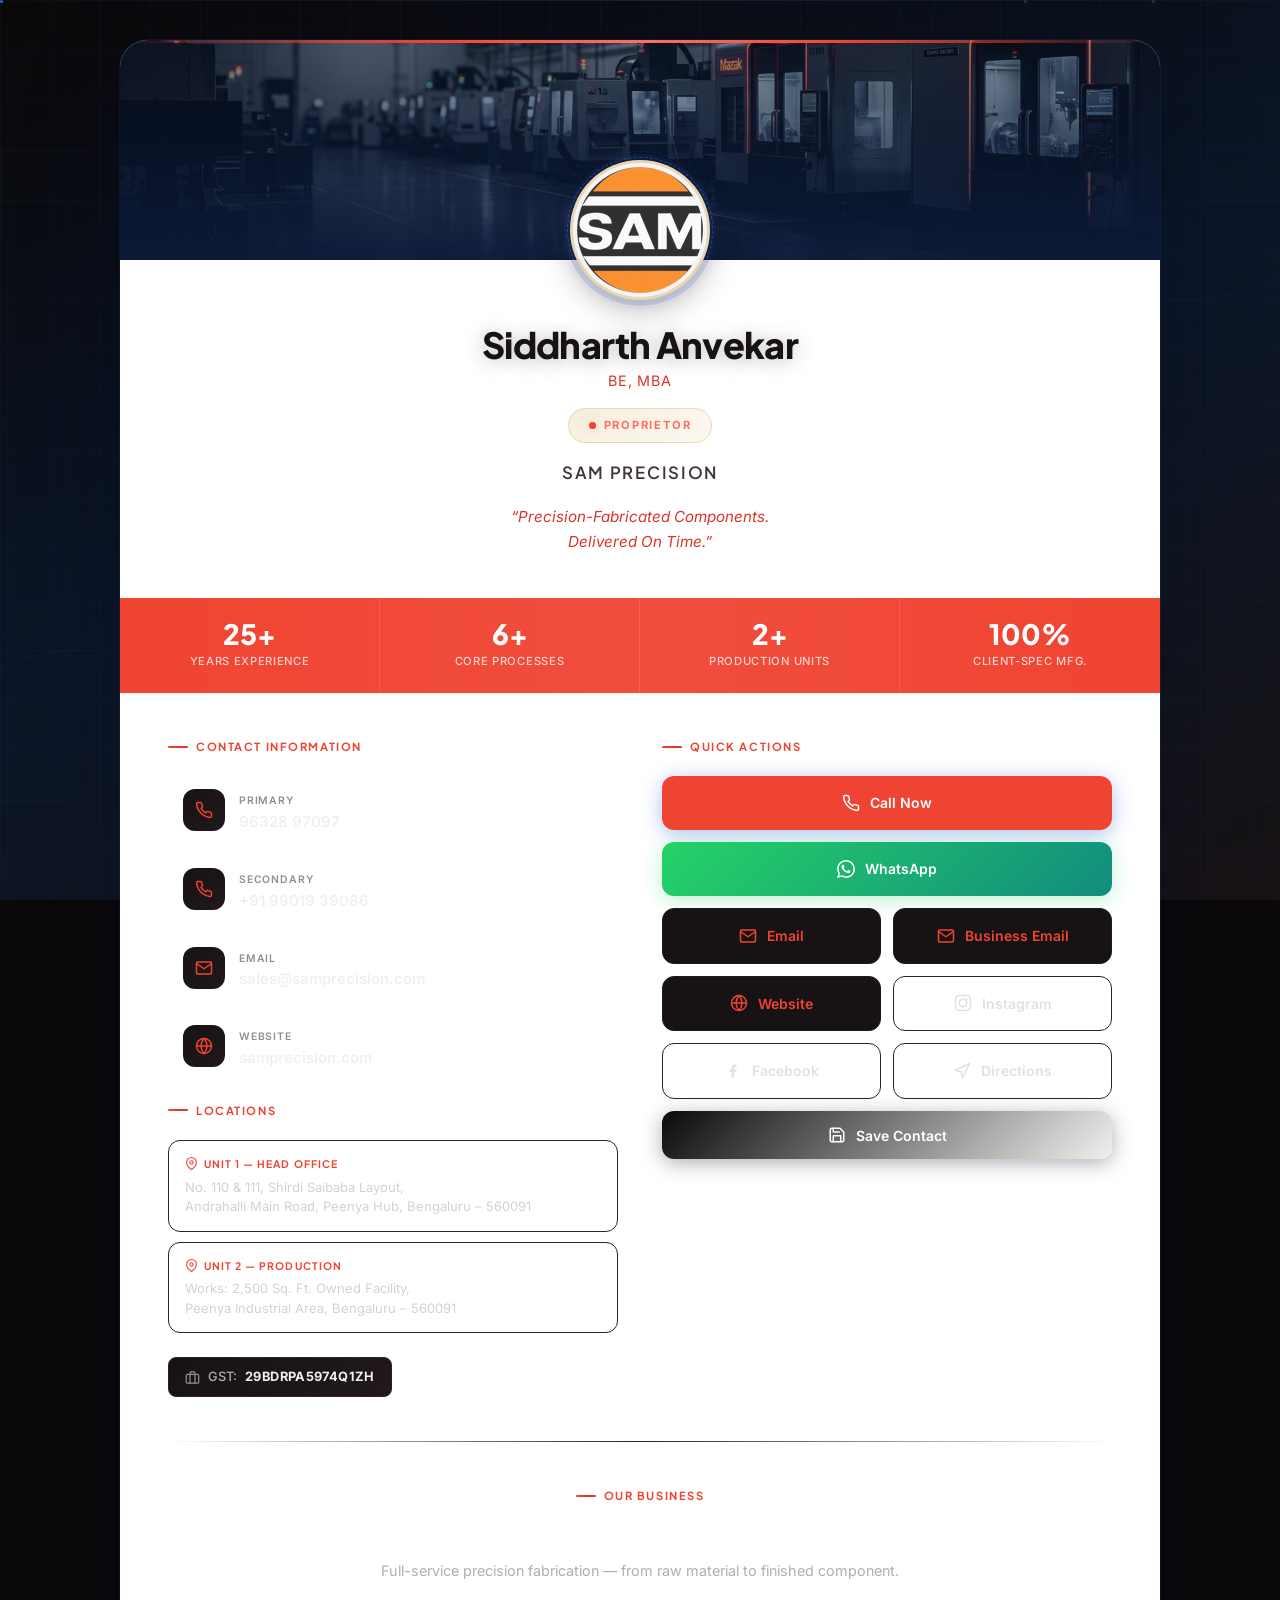
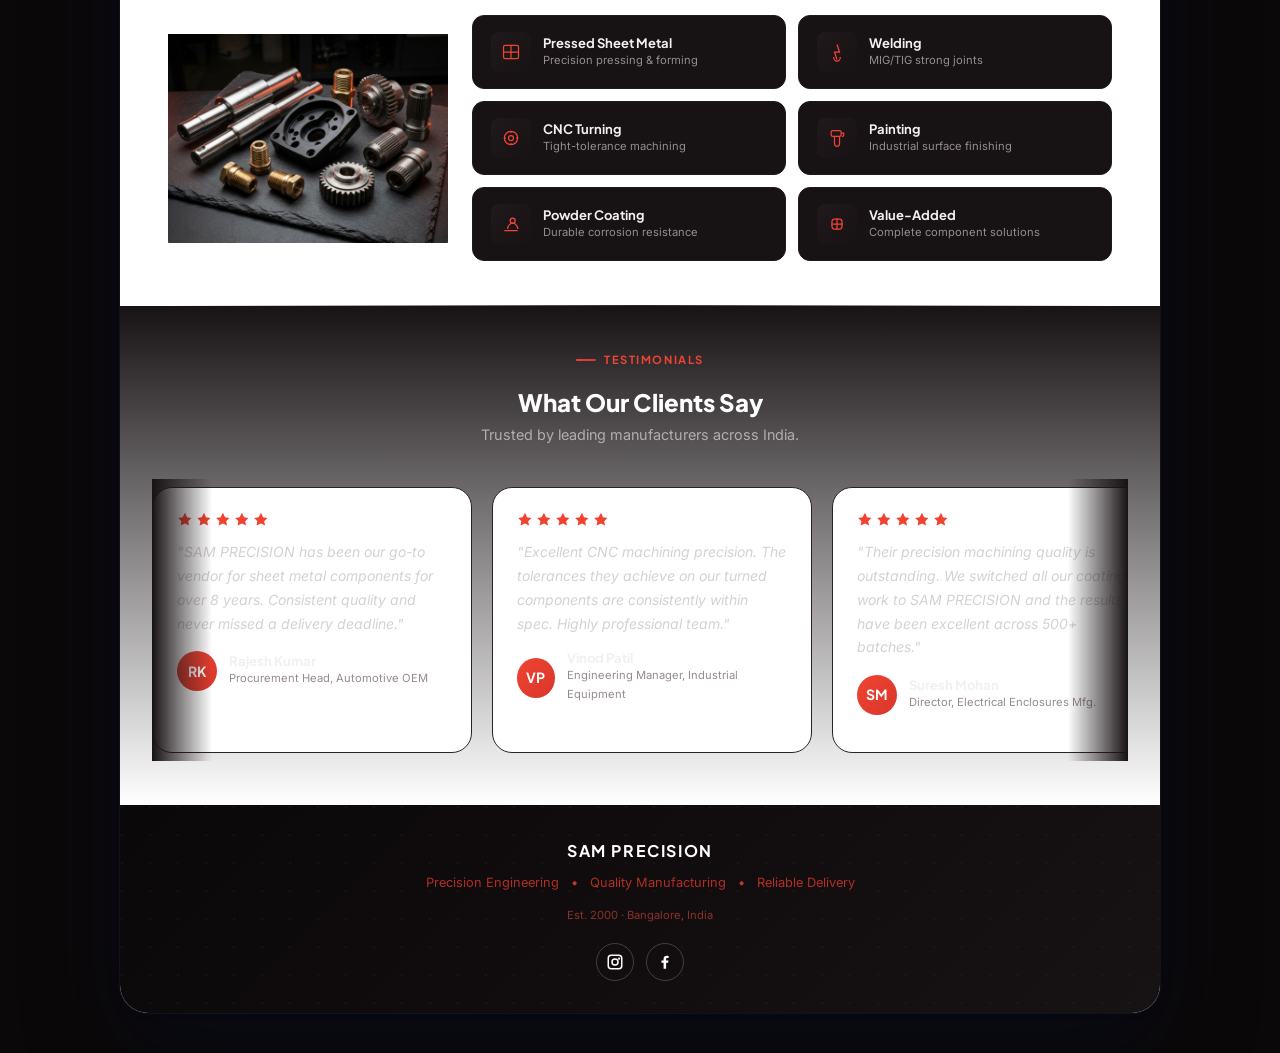
<file: digital-card.html>
<!DOCTYPE html>
<html lang="en">
<head>
    <meta charset="UTF-8">
    <meta name="viewport" content="width=device-width, initial-scale=1.0, maximum-scale=5.0">
    <title>SAM PRECISION | Siddharth Anvekar | Proprietor</title>
    <meta name="description" content="SAM PRECISION – Precision engineering and manufacturing solutions in Bangalore. Contact Siddharth Anvekar, Proprietor.">

    <!-- Open Graph -->
    <meta property="og:type" content="profile">
    <meta property="og:title" content="Siddharth Anvekar — Proprietor | SAM PRECISION">
    <meta property="og:description" content="Precision-fabricated components — Pressed Sheet Metal, CNC Turning, Welding, Painting & Powder Coating. Bangalore, India.">
    <meta property="og:url" content="https://samprecision.com/digital-card.html">
    <meta property="og:image" content="https://samprecision.com/images/sam-logo.png">
    <meta property="og:site_name" content="SAM PRECISION">
    <meta name="twitter:card" content="summary_large_image">
    <meta name="twitter:title" content="Siddharth Anvekar — Proprietor | SAM PRECISION">
    <meta name="twitter:description" content="Precision engineering and manufacturing solutions in Bangalore.">

    <link rel="icon" type="image/png" href="images/sam-title-logo.png">
    <link rel="preconnect" href="https://fonts.googleapis.com">
    <link rel="preconnect" href="https://fonts.gstatic.com" crossorigin>
    <link href="https://fonts.googleapis.com/css2?family=Inter:wght@300;400;500;600;700;800;900&family=Plus+Jakarta+Sans:wght@400;500;600;700;800&display=swap" rel="stylesheet">

    <style>
    /* ============================================
       DIGITAL BUSINESS CARD v2 — SAM PRECISION
       Premium • Trendy • Animated • Professional
       ============================================ */

    :root {
      --blue-900: #0B0809;
      --blue-800: #171214;
      --blue-700: #21191B;
      --blue-600: #F04432;
      --blue-500: #F04432;
      --blue-400: #ff5744;
      --blue-300: #D9362B;
      --blue-200: #453234;
      --blue-100: #21191B;
      --blue-50:  #171214;
      --white:    #ffffff;
      --gray-50:  #171214;
      --gray-100: #21191B;
      --gray-200: #2c2124;
      --gray-300: #453234;
      --gray-400: #968c8e;
      --gray-500: #b5acae;
      --gray-600: #D6D1D1;
      --gray-700: #e5e0e0;
      --gray-800: #f2efef;
      --gray-900: #ffffff;
      --gold:     #F04432;
      --gold-light:#ff7061;
      --primary:       #F04432;
      --primary-light:  #ff5744;
      --primary-dark:   #D9362B;
      --radius-sm:   8px;
      --radius-md:   12px;
      --radius-lg:   20px;
      --radius-xl:   28px;
      --radius-full: 9999px;
      --ease: cubic-bezier(0.4, 0, 0.2, 1);
      --spring: cubic-bezier(0.34, 1.56, 0.64, 1);
      --t-fast: 0.2s;
      --t-base: 0.35s;
      --font-body:    "Inter", -apple-system, BlinkMacSystemFont, sans-serif;
      --font-display: "Plus Jakarta Sans", "Inter", sans-serif;
    }

    /* ===== RESET ===== */
    *, *::before, *::after { margin: 0; padding: 0; box-sizing: border-box; }
    html { scroll-behavior: smooth; -webkit-font-smoothing: antialiased; }
    body {
      font-family: var(--font-body);
      background: var(--blue-900);
      color: var(--gray-600);
      line-height: 1.7;
      font-size: 16px;
      overflow-x: hidden;
      min-height: 100vh;
    }
    img { max-width: 100%; height: auto; display: block; }
    a { color: inherit; text-decoration: none; transition: color var(--t-fast) var(--ease); }
    h1,h2,h3,h4,h5,h6 {
      font-family: var(--font-display);
      color: var(--gray-900);
      line-height: 1.15;
      font-weight: 700;
    }

    /* ===== ANIMATED BG ===== */
    .page-bg {
      position: fixed;
      inset: 0;
      z-index: 0;
      overflow: hidden;
      pointer-events: none;
      background: linear-gradient(160deg, var(--blue-900) 0%, #0a1628 50%, var(--blue-800) 100%);
    }

    /* Rotating gear outlines */
    .bg-gear {
      position: absolute;
      border: 1px solid rgba(59,130,246,0.06);
      border-radius: 50%;
    }
    .bg-gear-1 {
      width: 500px; height: 500px;
      top: -200px; right: -150px;
      animation: gearSpin 60s linear infinite;
    }
    .bg-gear-2 {
      width: 350px; height: 350px;
      bottom: -100px; left: -100px;
      animation: gearSpin 45s linear infinite reverse;
    }
    .bg-gear-3 {
      width: 200px; height: 200px;
      top: 40%; left: 10%;
      border-style: dashed;
      animation: gearSpin 30s linear infinite;
    }

    @keyframes gearSpin {
      to { transform: rotate(360deg); }
    }

    .grid-canvas {
      position: absolute;
      inset: 0;
      background-image:
        linear-gradient(rgba(59,130,246,0.04) 1px, transparent 1px),
        linear-gradient(90deg, rgba(59,130,246,0.04) 1px, transparent 1px);
      background-size: 50px 50px;
      animation: gridDrift 25s linear infinite;
    }
    @keyframes gridDrift {
      to { background-position: 50px 50px; }
    }

    /* Floating particles */
    .particle {
      position: absolute;
      width: 3px;
      height: 3px;
      background: rgba(59,130,246,0.3);
      border-radius: 50%;
      animation: particleFloat linear infinite;
    }
    .particle:nth-child(1) { left: 10%; animation-duration: 18s; animation-delay: 0s; }
    .particle:nth-child(2) { left: 25%; animation-duration: 22s; animation-delay: -5s; }
    .particle:nth-child(3) { left: 45%; animation-duration: 16s; animation-delay: -3s; }
    .particle:nth-child(4) { left: 65%; animation-duration: 20s; animation-delay: -8s; }
    .particle:nth-child(5) { left: 80%; animation-duration: 24s; animation-delay: -2s; }
    .particle:nth-child(6) { left: 90%; animation-duration: 19s; animation-delay: -6s; }

    @keyframes particleFloat {
      0%   { transform: translateY(100vh) scale(0); opacity: 0; }
      10%  { opacity: 1; transform: translateY(90vh) scale(1); }
      90%  { opacity: 1; }
      100% { transform: translateY(-10vh) scale(0); opacity: 0; }
    }

    /* Scanning line */
    .scan-line {
      position: absolute;
      left: 0; right: 0;
      height: 1px;
      background: linear-gradient(90deg, transparent, rgba(59,130,246,0.15), transparent);
      animation: scanMove 8s ease-in-out infinite;
    }
    @keyframes scanMove {
      0%, 100% { top: 0; }
      50%      { top: 100%; }
    }

    /* ===== CARD WRAPPER ===== */
    .card-wrapper {
      position: relative;
      z-index: 1;
      width: 100%;
      max-width: 1080px;
      margin: 0 auto;
      padding: 40px 20px;
    }

    /* ===== MAIN CARD ===== */
    .card {
      background: var(--white);
      border-radius: var(--radius-xl);
      overflow: hidden;
      box-shadow:
        0 0 0 1px rgba(59,130,246,0.1),
        0 4px 6px rgba(0,0,0,0.05),
        0 20px 50px rgba(0,0,0,0.15),
        0 40px 100px rgba(12,27,58,0.25);
      animation: cardEntry 1s var(--ease) both;
    }
    @keyframes cardEntry {
      from { opacity: 0; transform: translateY(40px) scale(0.97); }
      to   { opacity: 1; transform: translateY(0) scale(1); }
    }

    /* ===== HEADER ===== */
    .card-header {
      position: relative;
      overflow: hidden;
      text-align: center;
    }

    .header-banner {
      position: relative;
      height: 220px;
      overflow: hidden;
    }

    .header-banner img {
      width: 100%;
      height: 100%;
      object-fit: cover;
      animation: slowZoom 30s ease-in-out infinite alternate;
    }

    @keyframes slowZoom {
      0%   { transform: scale(1); }
      100% { transform: scale(1.08); }
    }

    .header-banner::after {
      content: '';
      position: absolute;
      inset: 0;
      background: linear-gradient(180deg,
        rgba(12,27,58,0.4) 0%,
        rgba(12,27,58,0.7) 60%,
        rgba(12,27,58,0.95) 100%);
    }

    /* Gold accent top line */
    .header-banner::before {
      content: '';
      position: absolute;
      top: 0; left: 0; right: 0;
      height: 3px;
      background: linear-gradient(90deg, transparent 0%, var(--gold) 30%, var(--gold-light) 50%, var(--gold) 70%, transparent 100%);
      z-index: 2;
    }

    .header-content {
      position: relative;
      z-index: 2;
      margin-top: -100px;
      padding: 0 48px 44px;
    }

    /* Logo — BIGGER */
    .logo-container {
      width: 140px;
      height: 140px;
      margin: 0 auto 24px;
      border-radius: 50%;
      background:whitesmoke;
      border: 3px solid rgba(212,168,83,0.4);
      display: flex;
      align-items: center;
      justify-content: center;
      box-shadow:
        0 0 0 6px rgba(29,78,216,0.15),
        0 8px 32px rgba(0,0,0,0.3);
      animation: logoEntry 1s var(--spring) 0.3s both;
      position: relative;
    }

    .logo-container::before {
      content: '';
      position: absolute;
      inset: -6px;
      border-radius: 50%;
      border: 1px dashed rgba(212,168,83,0.25);
      animation: gearSpin 20s linear infinite;
    }

    .logo-container::after {
      content: '';
      position: absolute;
      inset: -12px;
      border-radius: 50%;
      border: 1px solid rgba(59,130,246,0.08);
      animation: gearSpin 30s linear infinite reverse;
    }

    @keyframes logoEntry {
      from { opacity: 0; transform: scale(0.5) rotate(-10deg); }
      to   { opacity: 1; transform: scale(1) rotate(0); }
    }

    .card-logo {
      width:auto;
      height: auto;
      opacity: 0.8;
      
    }

    /* Person */
    .person-name {
      font-family: var(--font-display);
      font-size: 2.25rem;
      font-weight: 800;
      color: var(--blue-800);
      letter-spacing: -0.02em;
      margin-bottom: 4px;
      text-shadow: 0 2px 20px rgba(0,0,0,0.3);
      animation: slideUp 0.7s var(--ease) 0.5s both;
    }

    .person-credentials {
      font-family: var(--font-body);
      font-size: 0.9rem;
      font-weight: 400;
      color: var(--blue-300);
      letter-spacing: 0.05em;
      margin-bottom: 14px;
      animation: slideUp 0.7s var(--ease) 0.6s both;
    }

    @keyframes slideUp {
      from { opacity: 0; transform: translateY(16px); }
      to   { opacity: 1; transform: translateY(0); }
    }

    .title-badge {
      display: inline-flex;
      align-items: center;
      gap: 8px;
      background: linear-gradient(135deg, rgba(212,168,83,0.2), rgba(212,168,83,0.08));
      border: 1px solid rgba(212,168,83,0.35);
      color: var(--gold-light);
      font-family: var(--font-body);
      font-size: 0.7rem;
      font-weight: 700;
      letter-spacing: 0.16em;
      text-transform: uppercase;
      padding: 7px 20px;
      border-radius: var(--radius-full);
      margin-bottom: 16px;
      animation: slideUp 0.7s var(--ease) 0.65s both;
    }

    .title-badge .dot {
      width: 7px;
      height: 7px;
      background: var(--gold);
      border-radius: 50%;
      animation: dotPulse 2s ease-in-out infinite;
      box-shadow: 0 0 8px rgba(212,168,83,0.5);
    }

    @keyframes dotPulse {
      0%, 100% { transform: scale(1); opacity: 0.7; }
      50%      { transform: scale(1.4); opacity: 1; }
    }

    .company-name-header {
      font-family: var(--font-display);
      font-size: 1.05rem;
      font-weight: 600;
      color: var(--blue-200);
      letter-spacing: 0.1em;
      text-transform: uppercase;
      margin-bottom: 18px;
      animation: slideUp 0.7s var(--ease) 0.7s both;
    }

    .tagline {
      font-family: var(--font-body);
      font-size: 0.95rem;
      font-style: italic;
      color: var(--blue-300);
      opacity: 0.8;
      line-height: 1.6;
      max-width: 380px;
      margin: 0 auto;
      animation: slideUp 0.7s var(--ease) 0.75s both;
    }
    .tagline::before { content: '\201C'; }
    .tagline::after  { content: '\201D'; }

    /* ===== STATS RIBBON ===== */
    .stats-ribbon {
      display: grid;
      grid-template-columns: repeat(4, 1fr);
      background: linear-gradient(135deg, var(--blue-600), var(--blue-500));
      position: relative;
      overflow: hidden;
    }

    .stats-ribbon::before {
      content: '';
      position: absolute;
      inset: 0;
      background: linear-gradient(90deg, transparent, rgba(255,255,255,0.05), transparent);
      animation: shimmer 3s ease-in-out infinite;
    }

    @keyframes shimmer {
      0%, 100% { transform: translateX(-100%); }
      50%      { transform: translateX(100%); }
    }

    .stat-item {
      text-align: center;
      padding: 22px 12px;
      position: relative;
      z-index: 1;
      border-right: 1px solid rgba(255,255,255,0.1);
    }
    .stat-item:last-child { border-right: none; }

    .stat-num {
      font-family: var(--font-display);
      font-size: 1.75rem;
      font-weight: 800;
      color: var(--white);
      line-height: 1;
      margin-bottom: 4px;
    }

    .stat-label {
      font-size: 0.7rem;
      font-weight: 500;
      color: rgba(255,255,255,0.75);
      text-transform: uppercase;
      letter-spacing: 0.06em;
    }

    /* ===== CARD BODY ===== */
    .card-body {
      padding: 44px 48px;
    }

    .body-grid {
      display: grid;
      grid-template-columns: 1fr 1fr;
      gap: 44px;
    }

    /* ===== SECTION HEADERS ===== */
    .section-label {
      font-family: var(--font-display);
      font-size: 0.7rem;
      font-weight: 700;
      letter-spacing: 0.14em;
      text-transform: uppercase;
      color: var(--blue-600);
      margin-bottom: 20px;
      display: flex;
      align-items: center;
      gap: 8px;
    }

    .section-label::before {
      content: '';
      width: 20px;
      height: 2px;
      background: linear-gradient(90deg, var(--blue-600), var(--blue-300));
      border-radius: 1px;
    }

    /* ===== CONTACT LIST ===== */
    .contact-list {
      list-style: none;
      display: flex;
      flex-direction: column;
      gap: 10px;
    }

    .contact-item {
      display: flex;
      align-items: flex-start;
      gap: 14px;
      padding: 12px 14px;
      border-radius: var(--radius-md);
      transition: all var(--t-base) var(--ease);
      cursor: pointer;
      text-decoration: none;
      color: var(--gray-700);
      border: 1px solid transparent;
    }
    .contact-item:hover {
      background: var(--blue-50);
      border-color: var(--blue-100);
      transform: translateX(6px);
    }

    .contact-icon {
      width: 42px;
      height: 42px;
      min-width: 42px;
      border-radius: var(--radius-md);
      background: linear-gradient(135deg, var(--blue-50), var(--blue-100));
      display: flex;
      align-items: center;
      justify-content: center;
      transition: all var(--t-base) var(--ease);
    }
    .contact-item:hover .contact-icon {
      background: linear-gradient(135deg, var(--blue-600), var(--blue-500));
      transform: scale(1.08);
      box-shadow: 0 4px 16px rgba(29,78,216,0.3);
    }

    .contact-icon svg {
      width: 18px;
      height: 18px;
      stroke: var(--blue-600);
      fill: none;
      stroke-width: 2;
      stroke-linecap: round;
      stroke-linejoin: round;
      transition: stroke var(--t-base) var(--ease);
    }
    .contact-item:hover .contact-icon svg { stroke: var(--white); }

    .contact-text { display: flex; flex-direction: column; gap: 1px; padding-top: 3px; }

    .contact-label {
      font-size: 0.65rem;
      font-weight: 600;
      letter-spacing: 0.08em;
      text-transform: uppercase;
      color: var(--gray-400);
    }

    .contact-value {
      font-size: 0.9375rem;
      font-weight: 600;
      color: var(--gray-800);
      line-height: 1.4;
    }

    /* ===== LOCATIONS ===== */
    .locations-section { margin-top: 20px; }

    .location-card {
      padding: 14px 16px;
      border-radius: var(--radius-md);
      border: 1px solid var(--gray-200);
      margin-bottom: 10px;
      transition: all var(--t-base) var(--ease);
      display: block;
      text-decoration: none;
      color: inherit;
    }
    .location-card:hover {
      border-color: var(--blue-300);
      background: var(--blue-50);
      transform: translateY(-2px);
      box-shadow: 0 4px 16px rgba(29,78,216,0.08);
    }

    .location-label {
      font-family: var(--font-display);
      font-size: 0.65rem;
      font-weight: 700;
      letter-spacing: 0.1em;
      text-transform: uppercase;
      color: var(--blue-600);
      margin-bottom: 5px;
      display: flex;
      align-items: center;
      gap: 6px;
    }
    .location-label svg {
      width: 13px; height: 13px;
      stroke: var(--blue-600); fill: none; stroke-width: 2;
    }

    .location-address {
      font-size: 0.8125rem;
      color: var(--gray-600);
      line-height: 1.5;
    }

    .gst-badge {
      display: inline-flex;
      align-items: center;
      gap: 8px;
      padding: 8px 16px;
      background: linear-gradient(135deg, var(--gray-50), var(--gray-100));
      border: 1px solid var(--gray-200);
      border-radius: var(--radius-sm);
      margin-top: 14px;
      font-size: 0.8rem;
      font-weight: 500;
      color: var(--gray-500);
    }
    .gst-badge strong { color: var(--gray-800); font-weight: 700; letter-spacing: 0.03em; }
    .gst-badge svg { flex-shrink: 0; }

    /* ===== ACTION BUTTONS ===== */
    .actions-grid {
      display: grid;
      grid-template-columns: 1fr 1fr;
      gap: 12px;
    }

    .action-btn {
      display: flex;
      align-items: center;
      justify-content: center;
      gap: 10px;
      font-family: var(--font-body);
      font-size: 0.875rem;
      font-weight: 600;
      padding: 15px 20px;
      border-radius: var(--radius-md);
      border: none;
      cursor: pointer;
      transition: all var(--t-base) var(--ease);
      text-decoration: none;
      white-space: nowrap;
      position: relative;
      overflow: hidden;
    }

    /* Shine effect on hover */
    .action-btn::after {
      content: '';
      position: absolute;
      top: 0;
      left: -100%;
      width: 100%;
      height: 100%;
      background: linear-gradient(90deg, transparent, rgba(255,255,255,0.15), transparent);
      transition: left 0.5s ease;
    }
    .action-btn:hover::after { left: 100%; }

    .action-btn svg {
      width: 18px; height: 18px;
      fill: none; stroke: currentColor;
      stroke-width: 2;
      stroke-linecap: round; stroke-linejoin: round;
      flex-shrink: 0;
      transition: transform var(--t-fast) var(--ease);
    }
    .action-btn:hover svg { transform: scale(1.12); }

    .action-btn.primary {
      background: linear-gradient(135deg, var(--blue-600), var(--blue-500));
      color: var(--white);
      box-shadow: 0 4px 20px rgba(29,78,216,0.35);
      grid-column: 1 / -1;
    }
    .action-btn.primary:hover {
      transform: translateY(-3px);
      box-shadow: 0 8px 32px rgba(29,78,216,0.45);
    }

    .action-btn.whatsapp {
      background: linear-gradient(135deg, #25D366, #128C7E);
      color: var(--white);
      box-shadow: 0 4px 20px rgba(37,211,102,0.3);
      grid-column: 1 / -1;
    }
    .action-btn.whatsapp:hover {
      transform: translateY(-3px);
      box-shadow: 0 8px 32px rgba(37,211,102,0.4);
    }
    .action-btn.whatsapp svg { fill: currentColor; stroke: none; }

    .action-btn.secondary {
      background: var(--blue-50);
      color: var(--blue-600);
      border: 1px solid var(--blue-100);
    }
    .action-btn.secondary:hover {
      background: var(--blue-100);
      transform: translateY(-3px);
      box-shadow: 0 8px 24px rgba(29,78,216,0.12);
    }

    .action-btn.outline {
      background: var(--white);
      color: var(--gray-700);
      border: 1px solid var(--gray-200);
    }
    .action-btn.outline:hover {
      border-color: var(--blue-300);
      color: var(--blue-600);
      background: var(--blue-50);
      transform: translateY(-3px);
      box-shadow: 0 8px 24px rgba(29,78,216,0.08);
    }
    .action-btn .social-icon-filled { fill: currentColor; stroke: none; }

    .action-btn.save {
      background: linear-gradient(135deg, var(--blue-900), var(--gray-800));
      color: var(--white);
      box-shadow: 0 4px 20px rgba(15,23,42,0.35);
      grid-column: 1 / -1;
    }
    .action-btn.save:hover {
      transform: translateY(-3px);
      box-shadow: 0 8px 32px rgba(15,23,42,0.45);
    }

    /* ===== FULL-WIDTH SECTIONS ===== */
    .full-section {
      padding: 0 48px 44px;
    }

    .section-divider-line {
      height: 1px;
      background: linear-gradient(90deg, transparent, var(--gray-200), transparent);
      margin: 0 48px;
    }

    /* ===== BUSINESS SERVICES ===== */
    .services-section {
      padding: 44px 48px;
    }

    .services-header {
      text-align: center;
      margin-bottom: 32px;
    }

    .services-header h2 {
      font-size: 1.5rem;
      font-weight: 800;
      color: var(--gray-900);
      margin-bottom: 6px;
    }

    .services-header p {
      font-size: 0.9rem;
      color: var(--gray-500);
    }

    .services-showcase {
      display: flex;
      gap: 24px;
      align-items: stretch;
    }

    .services-image {
      flex: 0 0 280px;
      border-radius: var(--radius-lg);
      overflow: hidden;
      position: relative;
    }

    .services-image img {
      width: 100%;
      height: 100%;      
      object-fit: contain;
      
      transition: transform 6s ease;
    }
    .services-image:hover img { transform: scale(1.05); }

    .services-grid {
      flex: 1;
      display: grid;
      grid-template-columns: 1fr 1fr;
      gap: 12px;
    }

    .service-chip {
      display: flex;
      align-items: center;
      gap: 12px;
      padding: 16px 18px;
      background: var(--gray-50);
      border: 1px solid var(--gray-100);
      border-radius: var(--radius-md);
      transition: all var(--t-base) var(--ease);
      position: relative;
      overflow: hidden;
    }
    .service-chip:hover {
      background: var(--blue-50);
      border-color: var(--blue-200);
      transform: translateY(-2px);
      box-shadow: 0 4px 16px rgba(29,78,216,0.08);
    }

    .service-chip-icon {
      width: 40px;
      height: 40px;
      min-width: 40px;
      border-radius: var(--radius-sm);
      background: linear-gradient(135deg, var(--blue-100), var(--blue-50));
      display: flex;
      align-items: center;
      justify-content: center;
      transition: all var(--t-base) var(--ease);
    }
    .service-chip:hover .service-chip-icon {
      background: linear-gradient(135deg, var(--blue-600), var(--blue-500));
    }

    .service-chip-icon svg {
      width: 20px; height: 20px;
      stroke: var(--blue-600); fill: none;
      stroke-width: 1.5;
      transition: stroke var(--t-fast) var(--ease);
    }
    .service-chip:hover .service-chip-icon svg { stroke: var(--white); }

    .service-chip-text h4 {
      font-size: 0.8125rem;
      font-weight: 700;
      color: var(--gray-800);
      margin-bottom: 2px;
    }
    .service-chip-text p {
      font-size: 0.7rem;
      color: var(--gray-400);
      line-height: 1.3;
    }

    /* ===== CUSTOMER REVIEWS ===== */
    .reviews-section {
      padding: 44px 48px;
      background: linear-gradient(180deg, var(--gray-50), var(--white));
    }

    .reviews-header {
      text-align: center;
      margin-bottom: 32px;
    }

    .reviews-header h2 {
      font-size: 1.5rem;
      font-weight: 800;
      color: var(--gray-900);
      margin-bottom: 6px;
    }
    .reviews-header p {
      font-size: 0.9rem;
      color: var(--gray-500);
    }

    .reviews-track-wrapper {
      overflow: hidden;
      position: relative;
      margin: 0 -16px;
      padding: 8px 0;
    }

    /* Fade edges */
    .reviews-track-wrapper::before,
    .reviews-track-wrapper::after {
      content: '';
      position: absolute;
      top: 0; bottom: 0;
      width: 60px;
      z-index: 2;
      pointer-events: none;
    }
    .reviews-track-wrapper::before {
      left: 0;
      background: linear-gradient(90deg, var(--gray-50), transparent);
    }
    .reviews-track-wrapper::after {
      right: 0;
      background: linear-gradient(270deg, var(--gray-50), transparent);
    }

    .reviews-track {
      display: flex;
      gap: 20px;
      animation: scrollReviews 30s linear infinite;
      width: max-content;
    }
    .reviews-track:hover { animation-play-state: paused; }

    @keyframes scrollReviews {
      0%   { transform: translateX(0); }
      100% { transform: translateX(-50%); }
    }

    .review-card {
      flex: 0 0 320px;
      background: var(--white);
      border: 1px solid var(--gray-200);
      border-radius: var(--radius-lg);
      padding: 24px;
      transition: all var(--t-base) var(--ease);
    }
    .review-card:hover {
      border-color: var(--blue-200);
      box-shadow: 0 8px 32px rgba(29,78,216,0.08);
      transform: translateY(-4px);
    }

    .review-stars {
      display: flex;
      gap: 3px;
      margin-bottom: 12px;
    }
    .review-stars svg {
      width: 16px; height: 16px;
      fill: var(--gold);
      stroke: none;
    }

    .review-text {
      font-size: 0.875rem;
      color: var(--gray-600);
      line-height: 1.7;
      margin-bottom: 16px;
      font-style: italic;
    }

    .review-author {
      display: flex;
      align-items: center;
      gap: 12px;
    }

    .review-avatar {
      width: 40px;
      height: 40px;
      border-radius: 50%;
      background: linear-gradient(135deg, var(--blue-500), var(--blue-300));
      display: flex;
      align-items: center;
      justify-content: center;
      color: var(--white);
      font-family: var(--font-display);
      font-size: 0.875rem;
      font-weight: 700;
    }

    .review-author-info h5 {
      font-size: 0.8125rem;
      font-weight: 700;
      color: var(--gray-800);
    }
    .review-author-info p {
      font-size: 0.7rem;
      color: var(--gray-400);
    }

    /* ===== FOOTER ===== */
    .card-footer {
      background: linear-gradient(135deg, var(--blue-900), var(--blue-800));
      padding: 32px 48px;
      text-align: center;
      position: relative;
      overflow: hidden;
    }
    .card-footer::before {
      content: '';
      position: absolute;
      inset: 0;
      background-image: radial-gradient(circle at 2px 2px, rgba(255,255,255,0.03) 1px, transparent 1px);
      background-size: 28px 28px;
    }

    .footer-inner { position: relative; z-index: 1; }

    .footer-company {
      font-family: var(--font-display);
      font-size: 1rem;
      font-weight: 700;
      color: var(--white);
      letter-spacing: 0.1em;
      text-transform: uppercase;
      margin-bottom: 8px;
    }

    .footer-tagline {
      font-size: 0.8rem;
      color: var(--blue-300);
      font-weight: 400;
      opacity: 0.8;
    }
    .footer-tagline span { margin: 0 8px; color: var(--gold); }

    .footer-year {
      margin-top: 12px;
      font-size: 0.7rem;
      color: var(--blue-400);
      opacity: 0.5;
    }

    .footer-socials {
      display: flex;
      justify-content: center;
      gap: 12px;
      margin-top: 18px;
    }
    .footer-social-link {
      width: 38px;
      height: 38px;
      display: inline-flex;
      align-items: center;
      justify-content: center;
      color: var(--white);
      border: 1px solid rgba(255,255,255,0.2);
      border-radius: var(--radius-full);
      transition: background var(--t-fast) var(--ease), transform var(--t-fast) var(--ease);
    }
    .footer-social-link:hover {
      background: rgba(255,255,255,0.12);
      transform: translateY(-2px);
    }
    .footer-social-link svg {
      width: 18px;
      height: 18px;
      fill: currentColor;
    }

    /* ===== SCROLL REVEAL ===== */
    .reveal {
      opacity: 0;
      transform: translateY(24px);
      transition: opacity 0.7s var(--ease), transform 0.7s var(--ease);
    }
    .reveal.visible {
      opacity: 1;
      transform: translateY(0);
    }

    /* ===== RESPONSIVE ===== */
    @media (max-width: 900px) {
      .services-showcase {
        flex-direction: column;
      }
      .services-image {
        flex: 0 0 200px;
      }
    }

    @media (max-width: 768px) {
      .card-wrapper { margin: 16px auto; padding: 0 12px; }
      .card { border-radius: var(--radius-lg); }

      .header-banner { height: 160px; }

      .header-content { padding: 0 28px 36px; margin-top: -80px; }

      .logo-container { width: 120px; height: 120px; margin-bottom: 20px; }
      .card-logo { width: 125px; height: auto; }

      .person-name { font-size: 1.75rem; }

      .stats-ribbon { grid-template-columns: repeat(2, 1fr); }
      .stat-item:nth-child(2) { border-right: none; }
      .stat-num { font-size: 1.5rem; }

      .card-body { padding: 32px 24px; }
      .body-grid { grid-template-columns: 1fr; gap: 32px; }

      .services-section, .reviews-section, .full-section { padding-left: 24px; padding-right: 24px; }
      .section-divider-line { margin: 0 24px; }

      .services-image { flex: 0 0 180px; }
      .services-grid { grid-template-columns: 1fr; }

      .actions-grid { grid-template-columns: 1fr 1fr; }

      .card-footer { padding: 28px 24px; }

      .review-card { flex: 0 0 280px; padding: 20px; }
    }

    @media (max-width: 480px) {
      body { padding: 0; }
      .card-wrapper { margin: 8px auto; padding: 0 8px; }
      .card { border-radius: var(--radius-md); }

      .header-banner { height: 130px; }
      .header-content { padding: 0 20px 28px; margin-top: -70px; }

      .logo-container { width: 110px; height: 110px; }
      .card-logo { width: 68px; }

      .person-name { font-size: 1.5rem; }
      .person-credentials { font-size: 0.8125rem; }
      .title-badge { font-size: 0.625rem; padding: 5px 16px; }
      .company-name-header { font-size: 0.875rem; }
      .tagline { font-size: 0.85rem; }

      .stats-ribbon { grid-template-columns: repeat(2, 1fr); }
      .stat-item { padding: 16px 8px; }
      .stat-num { font-size: 1.25rem; }
      .stat-label { font-size: 0.6rem; }

      .card-body { padding: 24px 16px; }
      .contact-item { padding: 10px 10px; gap: 10px; }
      .contact-icon { width: 38px; height: 38px; min-width: 38px; }

      .services-section, .reviews-section { padding: 32px 16px; }
      .section-divider-line { margin: 0 16px; }
      .services-image { flex: 0 0 160px; }

      .actions-grid { grid-template-columns: 1fr; gap: 10px; }
      .action-btn { padding: 14px 16px; font-size: 0.8125rem; }

      .card-footer { padding: 24px 16px; }
      .footer-tagline { font-size: 0.7rem; }
      .footer-tagline span { margin: 0 4px; }

      .review-card { flex: 0 0 260px; }
    }

    @media print {
      body { background: white; }
      .page-bg, .scan-line { display: none; }
      .card { box-shadow: none; border: 1px solid #ddd; }
      .reviews-track { animation: none; flex-wrap: wrap; }
    }
    </style>
</head>
<body>

    <!-- Animated BG -->
    <div class="page-bg" aria-hidden="true">
        <div class="grid-canvas"></div>
        <div class="bg-gear bg-gear-1"></div>
        <div class="bg-gear bg-gear-2"></div>
        <div class="bg-gear bg-gear-3"></div>
        <div class="particle"></div>
        <div class="particle"></div>
        <div class="particle"></div>
        <div class="particle"></div>
        <div class="particle"></div>
        <div class="particle"></div>
        <div class="scan-line"></div>
    </div>

    <!-- Card -->
    <div class="card-wrapper">
        <article class="card" itemscope itemtype="https://schema.org/Person">

            <!-- ===== HEADER WITH BANNER ===== -->
            <header class="card-header">
                <div class="header-banner">
                    <img src="images/hero_cnc_facility.png" alt="SAM PRECISION — Engineering Excellence">
                </div>
                <div class="header-content">
                    <div class="logo-container">
                        <img src="images/sam-title-logo.png" alt="SAM PRECISION" class="card-logo" itemprop="image">
                    </div>
                    <h1 class="person-name" itemprop="name">Siddharth Anvekar</h1>
                    <p class="person-credentials">BE, MBA</p>
                    <div class="title-badge"><span class="dot"></span> <span itemprop="jobTitle">Proprietor</span></div>
                    <p class="company-name-header" itemprop="worksFor" itemscope itemtype="https://schema.org/Organization">
                        <span itemprop="name">SAM PRECISION</span>
                    </p>
                    <p class="tagline">Precision-Fabricated Components.<br>Delivered On Time.</p>
                </div>
            </header>

            <!-- ===== STATS RIBBON ===== -->
            <div class="stats-ribbon">
                <div class="stat-item">
                    <div class="stat-num" data-count="25">0</div>
                    <div class="stat-label">Years Experience</div>
                </div>
                <div class="stat-item">
                    <div class="stat-num" data-count="6">0</div>
                    <div class="stat-label">Core Processes</div>
                </div>
                <div class="stat-item">
                    <div class="stat-num" data-count="2">0</div>
                    <div class="stat-label">Production Units</div>
                </div>
                <div class="stat-item">
                    <div class="stat-num special">100%</div>
                    <div class="stat-label">Client-Spec Mfg.</div>
                </div>
            </div>

            <!-- ===== BODY: CONTACT + ACTIONS ===== -->
            <div class="card-body">
                <div class="body-grid">

                    <!-- LEFT — Contact -->
                    <div class="contact-column reveal">
                        <div class="section-label">Contact Information</div>
                        <ul class="contact-list">
                            <li>
                                <a href="tel:+919632897097" class="contact-item" itemprop="telephone">
                                    <div class="contact-icon">
                                        <svg viewBox="0 0 24 24"><path d="M22 16.92v3a2 2 0 01-2.18 2 19.79 19.79 0 01-8.63-3.07 19.5 19.5 0 01-6-6 19.79 19.79 0 01-3.07-8.67A2 2 0 014.11 2h3a2 2 0 012 1.72c.127.96.361 1.903.7 2.81a2 2 0 01-.45 2.11L8.09 9.91a16 16 0 006 6l1.27-1.27a2 2 0 012.11-.45c.907.339 1.85.573 2.81.7A2 2 0 0122 16.92z"/></svg>
                                    </div>
                                    <div class="contact-text">
                                        <span class="contact-label">Primary</span>
                                        <span class="contact-value">96328 97097</span>
                                    </div>
                                </a>
                            </li>
                            <li>
                                <a href="tel:+919901939086" class="contact-item">
                                    <div class="contact-icon">
                                        <svg viewBox="0 0 24 24"><path d="M22 16.92v3a2 2 0 01-2.18 2 19.79 19.79 0 01-8.63-3.07 19.5 19.5 0 01-6-6 19.79 19.79 0 01-3.07-8.67A2 2 0 014.11 2h3a2 2 0 012 1.72c.127.96.361 1.903.7 2.81a2 2 0 01-.45 2.11L8.09 9.91a16 16 0 006 6l1.27-1.27a2 2 0 012.11-.45c.907.339 1.85.573 2.81.7A2 2 0 0122 16.92z"/></svg>
                                    </div>
                                    <div class="contact-text">
                                        <span class="contact-label">Secondary</span>
                                        <span class="contact-value">+91 99019 39086</span>
                                    </div>
                                </a>
                            </li>
                            <li>
                                <a href="mailto:sales@samprecision.com" class="contact-item" itemprop="email">
                                    <div class="contact-icon">
                                        <svg viewBox="0 0 24 24"><path d="M4 4h16c1.1 0 2 .9 2 2v12c0 1.1-.9 2-2 2H4c-1.1 0-2-.9-2-2V6c0-1.1.9-2 2-2z"/><polyline points="22,6 12,13 2,6"/></svg>
                                    </div>
                                    <div class="contact-text">
                                        <span class="contact-label">Email</span>
                                        <span class="contact-value">sales@samprecision.com</span>
                                    </div>
                                </a>
                            </li>
                            <li>
                                <a href="https://samprecision.com/" target="_blank" rel="noopener" class="contact-item" itemprop="url">
                                    <div class="contact-icon">
                                        <svg viewBox="0 0 24 24"><circle cx="12" cy="12" r="10"/><line x1="2" y1="12" x2="22" y2="12"/><path d="M12 2a15.3 15.3 0 014 10 15.3 15.3 0 01-4 10 15.3 15.3 0 01-4-10 15.3 15.3 0 014-10z"/></svg>
                                    </div>
                                    <div class="contact-text">
                                        <span class="contact-label">Website</span>
                                        <span class="contact-value">samprecision.com</span>
                                    </div>
                                </a>
                            </li>
                        </ul>

                        <div class="locations-section">
                            <div class="section-label" style="margin-top:20px;">Locations</div>
                            <a href="https://www.google.com/maps/search/No.+634%2F121,+9th+Main+Road,+Prakashnagar,+Bangalore+560021" target="_blank" rel="noopener" class="location-card">
                                <div class="location-label">
                                    <svg viewBox="0 0 24 24" stroke-linecap="round" stroke-linejoin="round"><path d="M21 10c0 7-9 13-9 13s-9-6-9-13a9 9 0 0118 0z"/><circle cx="12" cy="10" r="3"/></svg>
                                    Unit 1 — Head Office
                                </div>
                                <div class="location-address">No. 110 & 111, Shirdi Saibaba Layout,<br>Andrahalli Main Road, Peenya Hub, Bengaluru – 560091</div>
                            </a>
                            <a href="https://www.google.com/maps/search/M14,+8th+Cross,+Putta+Swamy+Street,+Lakshminarayanapuram,+Bangalore+560021" target="_blank" rel="noopener" class="location-card">
                                <div class="location-label">
                                    <svg viewBox="0 0 24 24" stroke-linecap="round" stroke-linejoin="round"><path d="M21 10c0 7-9 13-9 13s-9-6-9-13a9 9 0 0118 0z"/><circle cx="12" cy="10" r="3"/></svg>
                                    Unit 2 — Production
                                </div>
                                <div class="location-address">Works: 2,500 Sq. Ft. Owned Facility,<br>Peenya Industrial Area, Bengaluru – 560091</div>
                            </a>
                        </div>

                        <div class="gst-badge">
                            <svg width="15" height="15" viewBox="0 0 24 24" fill="none" stroke="var(--gray-400)" stroke-width="2" stroke-linecap="round" stroke-linejoin="round"><rect x="2" y="7" width="20" height="14" rx="2"/><path d="M16 21V5a2 2 0 00-2-2h-4a2 2 0 00-2 2v16"/></svg>
                            GST: <strong>29BDRPA5974Q1ZH</strong>
                        </div>
                    </div>

                    <!-- RIGHT — Actions -->
                    <div class="actions-column reveal">
                        <div class="section-label">Quick Actions</div>
                        <div class="actions-grid">
                            <a href="tel:+919632897097" class="action-btn primary">
                                <svg viewBox="0 0 24 24"><path d="M22 16.92v3a2 2 0 01-2.18 2 19.79 19.79 0 01-8.63-3.07 19.5 19.5 0 01-6-6 19.79 19.79 0 01-3.07-8.67A2 2 0 014.11 2h3a2 2 0 012 1.72c.127.96.361 1.903.7 2.81a2 2 0 01-.45 2.11L8.09 9.91a16 16 0 006 6l1.27-1.27a2 2 0 012.11-.45c.907.339 1.85.573 2.81.7A2 2 0 0122 16.92z"/></svg>
                                Call Now
                            </a>
                            <a href="https://api.whatsapp.com/send/?phone=919632897097&text=Hi+SAM+PRECISION%2C+I+am+interested+in+your+industrial+components+and+sheet+metal+services.&type=phone_number&app_absent=0" target="_blank" rel="noopener" class="action-btn whatsapp">
                                <svg viewBox="0 0 24 24"><path d="M17.472 14.382c-.297-.149-1.758-.867-2.03-.967-.273-.099-.471-.148-.67.15-.197.297-.767.966-.94 1.164-.173.199-.347.223-.644.075-.297-.15-1.255-.463-2.39-1.475-.883-.788-1.48-1.761-1.653-2.059-.173-.297-.018-.458.13-.606.134-.133.298-.347.446-.52.149-.174.198-.298.298-.497.099-.198.05-.371-.025-.52-.075-.149-.669-1.612-.916-2.207-.242-.579-.487-.5-.669-.51-.173-.008-.371-.01-.57-.01-.198 0-.52.074-.792.372-.272.297-1.04 1.016-1.04 2.479 0 1.462 1.065 2.875 1.213 3.074.149.198 2.096 3.2 5.077 4.487.709.306 1.262.489 1.694.625.712.227 1.36.195 1.871.118.571-.085 1.758-.719 2.006-1.413.248-.694.248-1.289.173-1.413-.074-.124-.272-.198-.57-.347m-5.421 7.403h-.004a9.87 9.87 0 01-5.031-1.378l-.361-.214-3.741.982.998-3.648-.235-.374a9.86 9.86 0 01-1.51-5.26c.001-5.45 4.436-9.884 9.888-9.884 2.64 0 5.122 1.03 6.988 2.898a9.825 9.825 0 012.893 6.994c-.003 5.45-4.437 9.884-9.885 9.884m8.413-18.297A11.815 11.815 0 0012.05 0C5.495 0 .16 5.335.157 11.892c0 2.096.547 4.142 1.588 5.945L.057 24l6.305-1.654a11.882 11.882 0 005.683 1.448h.005c6.554 0 11.89-5.335 11.893-11.893a11.821 11.821 0 00-3.48-8.413z"/></svg>
                                WhatsApp
                            </a>
                            <a href="mailto:sales@samprecision.com" class="action-btn secondary">
                                <svg viewBox="0 0 24 24"><path d="M4 4h16c1.1 0 2 .9 2 2v12c0 1.1-.9 2-2 2H4c-1.1 0-2-.9-2-2V6c0-1.1.9-2 2-2z"/><polyline points="22,6 12,13 2,6"/></svg>
                                Email
                            </a>
                            <a href="mailto:enquiry@samprecision.com" class="action-btn secondary">
                                <svg viewBox="0 0 24 24"><path d="M4 4h16c1.1 0 2 .9 2 2v12c0 1.1-.9 2-2 2H4c-1.1 0-2-.9-2-2V6c0-1.1.9-2 2-2z"/><polyline points="22,6 12,13 2,6"/></svg>
                                Business Email
                            </a>
                            <a href="https://samprecision.com/" target="_blank" rel="noopener" class="action-btn secondary">
                                <svg viewBox="0 0 24 24"><circle cx="12" cy="12" r="10"/><line x1="2" y1="12" x2="22" y2="12"/><path d="M12 2a15.3 15.3 0 014 10 15.3 15.3 0 01-4 10 15.3 15.3 0 01-4-10 15.3 15.3 0 014-10z"/></svg>
                                Website
                            </a>
                            <a href="#" target="_blank" rel="noopener noreferrer" class="action-btn outline">
                                <svg viewBox="0 0 24 24"><rect x="2" y="2" width="20" height="20" rx="5"/><circle cx="12" cy="12" r="5"/><circle cx="17.5" cy="6.5" r="1" class="social-icon-filled"/></svg>
                                Instagram
                            </a>
                            <a href="#" class="action-btn outline">
                                <svg viewBox="0 0 24 24" class="social-icon-filled"><path d="M13.5 21v-8h2.7l.4-3h-3.1V8.1c0-.9.3-1.5 1.6-1.5h1.7V3.9c-.3 0-1.3-.1-2.5-.1-2.5 0-4.2 1.5-4.2 4.3V10H7.3v3h2.8v8h3.4z"/></svg>
                                Facebook
                            </a>
                            <a href="https://www.google.com/maps/search/No.+634%2F121,+9th+Main+Road,+Prakashnagar,+Bangalore+560021" target="_blank" rel="noopener" class="action-btn outline">
                                <svg viewBox="0 0 24 24"><polygon points="3 11 22 2 13 21 11 13 3 11"/></svg>
                                Directions
                            </a>
                           
                            <button type="button" class="action-btn save" onclick="saveContact()">
                                <svg viewBox="0 0 24 24"><path d="M19 21H5a2 2 0 01-2-2V5a2 2 0 012-2h11l5 5v11a2 2 0 01-2 2z"/><polyline points="17,21 17,13 7,13 7,21"/><polyline points="7,3 7,8 15,8"/></svg>
                                Save Contact
                            </button>
                        </div>
                    </div>

                </div>
            </div>

            <div class="section-divider-line"></div>

            <!-- ===== BUSINESS / SERVICES ===== -->
            <div class="services-section reveal">
                <div class="services-header">
                    <div class="section-label" style="justify-content:center;">Our Business</div>
                    <h2>Manufacturing Capabilities</h2>
                    <p>Full-service precision fabrication — from raw material to finished component.</p>
                </div>

                <div class="services-showcase">
                    <div class="services-image">
                        <img src="images/precision_machined_parts.png" alt="SAM PRECISION Manufacturing Processes">
                    </div>
                    <div class="services-grid">
                        <!-- Pressed Sheet Metal -->
                        <div class="service-chip">
                            <div class="service-chip-icon">
                                <svg viewBox="0 0 24 24"><rect x="3" y="4" width="18" height="16" rx="2"/><path d="M3 12h18"/><path d="M12 4v16"/></svg>
                            </div>
                            <div class="service-chip-text">
                                <h4>Pressed Sheet Metal</h4>
                                <p>Precision pressing & forming</p>
                            </div>
                        </div>
                        <!-- Welding -->
                        <div class="service-chip">
                            <div class="service-chip-icon">
                                <svg viewBox="0 0 24 24"><path d="M12 3l3 9h-6l3 9"/><path d="M8 18c0 3 2 5 4 5s4-2 4-5"/></svg>
                            </div>
                            <div class="service-chip-text">
                                <h4>Welding</h4>
                                <p>MIG/TIG strong joints</p>
                            </div>
                        </div>
                        <!-- CNC Turning -->
                        <div class="service-chip">
                            <div class="service-chip-icon">
                                <svg viewBox="0 0 24 24"><circle cx="12" cy="12" r="8"/><circle cx="12" cy="12" r="3"/><path d="M12 4v2M12 18v2M4 12h2M18 12h2"/></svg>
                            </div>
                            <div class="service-chip-text">
                                <h4>CNC Turning</h4>
                                <p>Tight-tolerance machining</p>
                            </div>
                        </div>
                        <!-- Painting -->
                        <div class="service-chip">
                            <div class="service-chip-icon">
                                <svg viewBox="0 0 24 24"><rect x="5" y="3" width="12" height="7" rx="2"/><path d="M9 10v9a3 3 0 006 0v-9"/><path d="M17 6h3v3a1 1 0 01-1 1h-1"/></svg>
                            </div>
                            <div class="service-chip-text">
                                <h4>Painting</h4>
                                <p>Industrial surface finishing</p>
                            </div>
                        </div>
                        <!-- Powder Coating -->
                        <div class="service-chip">
                            <div class="service-chip-icon">
                                <svg viewBox="0 0 24 24"><path d="M8 18c0-4 3-7 6-7s6 3 6 7"/><path d="M4 20h16"/><circle cx="14" cy="8" r="3"/></svg>
                            </div>
                            <div class="service-chip-text">
                                <h4>Powder Coating</h4>
                                <p>Durable corrosion resistance</p>
                            </div>
                        </div>
                        <!-- Value Added -->
                        <div class="service-chip">
                            <div class="service-chip-icon">
                                <svg viewBox="0 0 24 24"><path d="M12 5v14M5 12h14"/><rect x="6" y="6" width="12" height="12" rx="3"/></svg>
                            </div>
                            <div class="service-chip-text">
                                <h4>Value-Added</h4>
                                <p>Complete component solutions</p>
                            </div>
                        </div>
                    </div>
                </div>
            </div>

            <div class="section-divider-line"></div>

            <!-- ===== CUSTOMER REVIEWS (Auto-scrolling) ===== -->
            <div class="reviews-section reveal">
                <div class="reviews-header">
                    <div class="section-label" style="justify-content:center;">Testimonials</div>
                    <h2>What Our Clients Say</h2>
                    <p>Trusted by leading manufacturers across India.</p>
                </div>

                <div class="reviews-track-wrapper">
                    <div class="reviews-track" id="reviewsTrack">
                        <!-- Card 1 -->
                        <div class="review-card">
                            <div class="review-stars">
                                <svg viewBox="0 0 20 20"><path d="M10 1l2.5 5.5L18 7.5l-4 4 1 5.5L10 14.5 4.5 17l1-5.5-4-4 5.5-1z"/></svg>
                                <svg viewBox="0 0 20 20"><path d="M10 1l2.5 5.5L18 7.5l-4 4 1 5.5L10 14.5 4.5 17l1-5.5-4-4 5.5-1z"/></svg>
                                <svg viewBox="0 0 20 20"><path d="M10 1l2.5 5.5L18 7.5l-4 4 1 5.5L10 14.5 4.5 17l1-5.5-4-4 5.5-1z"/></svg>
                                <svg viewBox="0 0 20 20"><path d="M10 1l2.5 5.5L18 7.5l-4 4 1 5.5L10 14.5 4.5 17l1-5.5-4-4 5.5-1z"/></svg>
                                <svg viewBox="0 0 20 20"><path d="M10 1l2.5 5.5L18 7.5l-4 4 1 5.5L10 14.5 4.5 17l1-5.5-4-4 5.5-1z"/></svg>
                            </div>
                            <p class="review-text">"SAM PRECISION has been our go-to vendor for sheet metal components for over 8 years. Consistent quality and never missed a delivery deadline."</p>
                            <div class="review-author">
                                <div class="review-avatar">RK</div>
                                <div class="review-author-info">
                                    <h5>Rajesh Kumar</h5>
                                    <p>Procurement Head, Automotive OEM</p>
                                </div>
                            </div>
                        </div>
                        <!-- Card 2 -->
                        <div class="review-card">
                            <div class="review-stars">
                                <svg viewBox="0 0 20 20"><path d="M10 1l2.5 5.5L18 7.5l-4 4 1 5.5L10 14.5 4.5 17l1-5.5-4-4 5.5-1z"/></svg>
                                <svg viewBox="0 0 20 20"><path d="M10 1l2.5 5.5L18 7.5l-4 4 1 5.5L10 14.5 4.5 17l1-5.5-4-4 5.5-1z"/></svg>
                                <svg viewBox="0 0 20 20"><path d="M10 1l2.5 5.5L18 7.5l-4 4 1 5.5L10 14.5 4.5 17l1-5.5-4-4 5.5-1z"/></svg>
                                <svg viewBox="0 0 20 20"><path d="M10 1l2.5 5.5L18 7.5l-4 4 1 5.5L10 14.5 4.5 17l1-5.5-4-4 5.5-1z"/></svg>
                                <svg viewBox="0 0 20 20"><path d="M10 1l2.5 5.5L18 7.5l-4 4 1 5.5L10 14.5 4.5 17l1-5.5-4-4 5.5-1z"/></svg>
                            </div>
                            <p class="review-text">"Excellent CNC machining precision. The tolerances they achieve on our turned components are consistently within spec. Highly professional team."</p>
                            <div class="review-author">
                                <div class="review-avatar">VP</div>
                                <div class="review-author-info">
                                    <h5>Vinod Patil</h5>
                                    <p>Engineering Manager, Industrial Equipment</p>
                                </div>
                            </div>
                        </div>
                        <!-- Card 3 -->
                        <div class="review-card">
                            <div class="review-stars">
                                <svg viewBox="0 0 20 20"><path d="M10 1l2.5 5.5L18 7.5l-4 4 1 5.5L10 14.5 4.5 17l1-5.5-4-4 5.5-1z"/></svg>
                                <svg viewBox="0 0 20 20"><path d="M10 1l2.5 5.5L18 7.5l-4 4 1 5.5L10 14.5 4.5 17l1-5.5-4-4 5.5-1z"/></svg>
                                <svg viewBox="0 0 20 20"><path d="M10 1l2.5 5.5L18 7.5l-4 4 1 5.5L10 14.5 4.5 17l1-5.5-4-4 5.5-1z"/></svg>
                                <svg viewBox="0 0 20 20"><path d="M10 1l2.5 5.5L18 7.5l-4 4 1 5.5L10 14.5 4.5 17l1-5.5-4-4 5.5-1z"/></svg>
                                <svg viewBox="0 0 20 20"><path d="M10 1l2.5 5.5L18 7.5l-4 4 1 5.5L10 14.5 4.5 17l1-5.5-4-4 5.5-1z"/></svg>
                            </div>
                            <p class="review-text">"Their precision machining quality is outstanding. We switched all our coating work to SAM PRECISION and the results have been excellent across 500+ batches."</p>
                            <div class="review-author">
                                <div class="review-avatar">SM</div>
                                <div class="review-author-info">
                                    <h5>Suresh Mohan</h5>
                                    <p>Director, Electrical Enclosures Mfg.</p>
                                </div>
                            </div>
                        </div>
                        <!-- Card 4 -->
                        <div class="review-card">
                            <div class="review-stars">
                                <svg viewBox="0 0 20 20"><path d="M10 1l2.5 5.5L18 7.5l-4 4 1 5.5L10 14.5 4.5 17l1-5.5-4-4 5.5-1z"/></svg>
                                <svg viewBox="0 0 20 20"><path d="M10 1l2.5 5.5L18 7.5l-4 4 1 5.5L10 14.5 4.5 17l1-5.5-4-4 5.5-1z"/></svg>
                                <svg viewBox="0 0 20 20"><path d="M10 1l2.5 5.5L18 7.5l-4 4 1 5.5L10 14.5 4.5 17l1-5.5-4-4 5.5-1z"/></svg>
                                <svg viewBox="0 0 20 20"><path d="M10 1l2.5 5.5L18 7.5l-4 4 1 5.5L10 14.5 4.5 17l1-5.5-4-4 5.5-1z"/></svg>
                                <svg viewBox="0 0 20 20"><path d="M10 1l2.5 5.5L18 7.5l-4 4 1 5.5L10 14.5 4.5 17l1-5.5-4-4 5.5-1z"/></svg>
                            </div>
                            <p class="review-text">"We have been working with SAM PRECISION for welding and fabrication since 2015. Reliable, competitive pricing, and always open to feedback. A true partner."</p>
                            <div class="review-author">
                                <div class="review-avatar">AN</div>
                                <div class="review-author-info">
                                    <h5>Anil Naidu</h5>
                                    <p>Operations Lead, Defence Components</p>
                                </div>
                            </div>
                        </div>
                        <!-- Card 5 -->
                        <div class="review-card">
                            <div class="review-stars">
                                <svg viewBox="0 0 20 20"><path d="M10 1l2.5 5.5L18 7.5l-4 4 1 5.5L10 14.5 4.5 17l1-5.5-4-4 5.5-1z"/></svg>
                                <svg viewBox="0 0 20 20"><path d="M10 1l2.5 5.5L18 7.5l-4 4 1 5.5L10 14.5 4.5 17l1-5.5-4-4 5.5-1z"/></svg>
                                <svg viewBox="0 0 20 20"><path d="M10 1l2.5 5.5L18 7.5l-4 4 1 5.5L10 14.5 4.5 17l1-5.5-4-4 5.5-1z"/></svg>
                                <svg viewBox="0 0 20 20"><path d="M10 1l2.5 5.5L18 7.5l-4 4 1 5.5L10 14.5 4.5 17l1-5.5-4-4 5.5-1z"/></svg>
                                <svg viewBox="0 0 20 20"><path d="M10 1l2.5 5.5L18 7.5l-4 4 1 5.5L10 14.5 4.5 17l1-5.5-4-4 5.5-1z"/></svg>
                            </div>
                            <p class="review-text">"The turnaround time is impressive. From order to dispatch, SAM PRECISION manages the entire fabrication cycle efficiently. Great communication throughout."</p>
                            <div class="review-author">
                                <div class="review-avatar">PB</div>
                                <div class="review-author-info">
                                    <h5>Pradeep Bhat</h5>
                                    <p>Supply Chain Manager, HVAC Systems</p>
                                </div>
                            </div>
                        </div>
                        <!-- Card 6 -->
                        <div class="review-card">
                            <div class="review-stars">
                                <svg viewBox="0 0 20 20"><path d="M10 1l2.5 5.5L18 7.5l-4 4 1 5.5L10 14.5 4.5 17l1-5.5-4-4 5.5-1z"/></svg>
                                <svg viewBox="0 0 20 20"><path d="M10 1l2.5 5.5L18 7.5l-4 4 1 5.5L10 14.5 4.5 17l1-5.5-4-4 5.5-1z"/></svg>
                                <svg viewBox="0 0 20 20"><path d="M10 1l2.5 5.5L18 7.5l-4 4 1 5.5L10 14.5 4.5 17l1-5.5-4-4 5.5-1z"/></svg>
                                <svg viewBox="0 0 20 20"><path d="M10 1l2.5 5.5L18 7.5l-4 4 1 5.5L10 14.5 4.5 17l1-5.5-4-4 5.5-1z"/></svg>
                                <svg viewBox="0 0 20 20"><path d="M10 1l2.5 5.5L18 7.5l-4 4 1 5.5L10 14.5 4.5 17l1-5.5-4-4 5.5-1z"/></svg>
                            </div>
                            <p class="review-text">"Proprietor-led operations make a real difference. Mr. Siddharth Anvekar personally ensures quality standards are met. Highly recommended for B2B manufacturing."</p>
                            <div class="review-author">
                                <div class="review-avatar">DK</div>
                                <div class="review-author-info">
                                    <h5>Deepak Krishnan</h5>
                                    <p>VP Operations, Switchgear Manufacturer</p>
                                </div>
                            </div>
                        </div>
                    </div>
                </div>
            </div>

            <!-- ===== FOOTER ===== -->
            <footer class="card-footer">
                <div class="footer-inner">
                    <div class="footer-company">SAM PRECISION</div>
                    <div class="footer-tagline">
                        Precision Engineering <span>•</span> Quality Manufacturing <span>•</span> Reliable Delivery
                    </div>
                    <div class="footer-year">Est. 2000 · Bangalore, India</div>
                    <div class="footer-socials" aria-label="Social media">
                        <a href="#" target="_blank" rel="noopener noreferrer" class="footer-social-link" aria-label="Instagram">
                            <svg viewBox="0 0 24 24" aria-hidden="true"><path d="M7 2h10a5 5 0 0 1 5 5v10a5 5 0 0 1-5 5H7a5 5 0 0 1-5-5V7a5 5 0 0 1 5-5zm0 2a3 3 0 0 0-3 3v10a3 3 0 0 0 3 3h10a3 3 0 0 0 3-3V7a3 3 0 0 0-3-3H7zm5 3a5 5 0 1 1 0 10 5 5 0 0 1 0-10zm0 2a3 3 0 1 0 0 6 3 3 0 0 0 0-6zm5.5-3a1.5 1.5 0 1 1 0 3 1.5 1.5 0 0 1 0-3z"/></svg>
                        </a>
                        <a href="#" class="footer-social-link" aria-label="Facebook">
                            <svg viewBox="0 0 24 24" aria-hidden="true"><path d="M13.5 21v-8h2.7l.4-3h-3.1V8.1c0-.9.3-1.5 1.6-1.5h1.7V3.9c-.3 0-1.3-.1-2.5-.1-2.5 0-4.2 1.5-4.2 4.3V10H7.3v3h2.8v8h3.4z"/></svg>
                        </a>
                    </div>
                </div>
            </footer>

        </article>
    </div>

    <script>
    // === COUNT-UP ANIMATION ===
    function animateCountUp() {
      document.querySelectorAll('.stat-num[data-count]').forEach(el => {
        const target = parseInt(el.dataset.count);
        const suffix = el.textContent.includes('%') ? '%' : '+';
        let current = 0;
        const step = Math.max(1, Math.floor(target / 40));
        const interval = setInterval(() => {
          current += step;
          if (current >= target) {
            current = target;
            clearInterval(interval);
          }
          el.textContent = current + suffix;
        }, 40);
      });
    }

    // === SCROLL REVEAL ===
    function initReveal() {
      const observer = new IntersectionObserver((entries) => {
        entries.forEach(entry => {
          if (entry.isIntersecting) {
            entry.target.classList.add('visible');
            observer.unobserve(entry.target);
          }
        });
      }, { threshold: 0.15 });

      document.querySelectorAll('.reveal').forEach(el => observer.observe(el));
    }

    // === DUPLICATE REVIEWS FOR SEAMLESS LOOP ===
    function initReviewsLoop() {
      const track = document.getElementById('reviewsTrack');
      if (!track) return;
      const cards = track.innerHTML;
      track.innerHTML = cards + cards;
    }

    // === SAVE CONTACT (vCard) ===
    function saveContact() {
      const vcard = [
        'BEGIN:VCARD',
        'VERSION:3.0',
        'N:Anvekar;Siddharth;;;',
        'FN:Siddharth Anvekar',
        'ORG:SAM PRECISION',
        'TITLE:Proprietor',
        'TEL;TYPE=CELL:+919632897097',
        'TEL;TYPE=CELL:+919901939086',
        'EMAIL;TYPE=INTERNET:sales@samprecision.com',
        'URL:https://samprecision.com/',
        'ADR;TYPE=WORK:;;No. 634/121\\, 9th Main Road\\, Prakashnagar;Bangalore;Karnataka;560021;India',
        'ADR;TYPE=WORK:;;M14\\, 8th Cross\\, Putta Swamy Street\\, Lakshminarayanapuram;Bangalore;Karnataka;560021;India',
        'NOTE:GST: 29BDRPA5974Q1ZH',
        'END:VCARD'
      ].join('\r\n');

      const blob = new Blob([vcard], { type: 'text/vcard;charset=utf-8' });
      const url = URL.createObjectURL(blob);
      const link = document.createElement('a');
      link.href = url;
      link.download = 'Siddharth_Anvekar_SAM_PRECISION.vcf';
      document.body.appendChild(link);
      link.click();
      setTimeout(() => {
        document.body.removeChild(link);
        URL.revokeObjectURL(url);
      }, 100);
    }

    // === INIT ===
    document.addEventListener('DOMContentLoaded', () => {
      animateCountUp();
      initReveal();
      initReviewsLoop();
    });
    </script>

</body>
</html>
</file>
